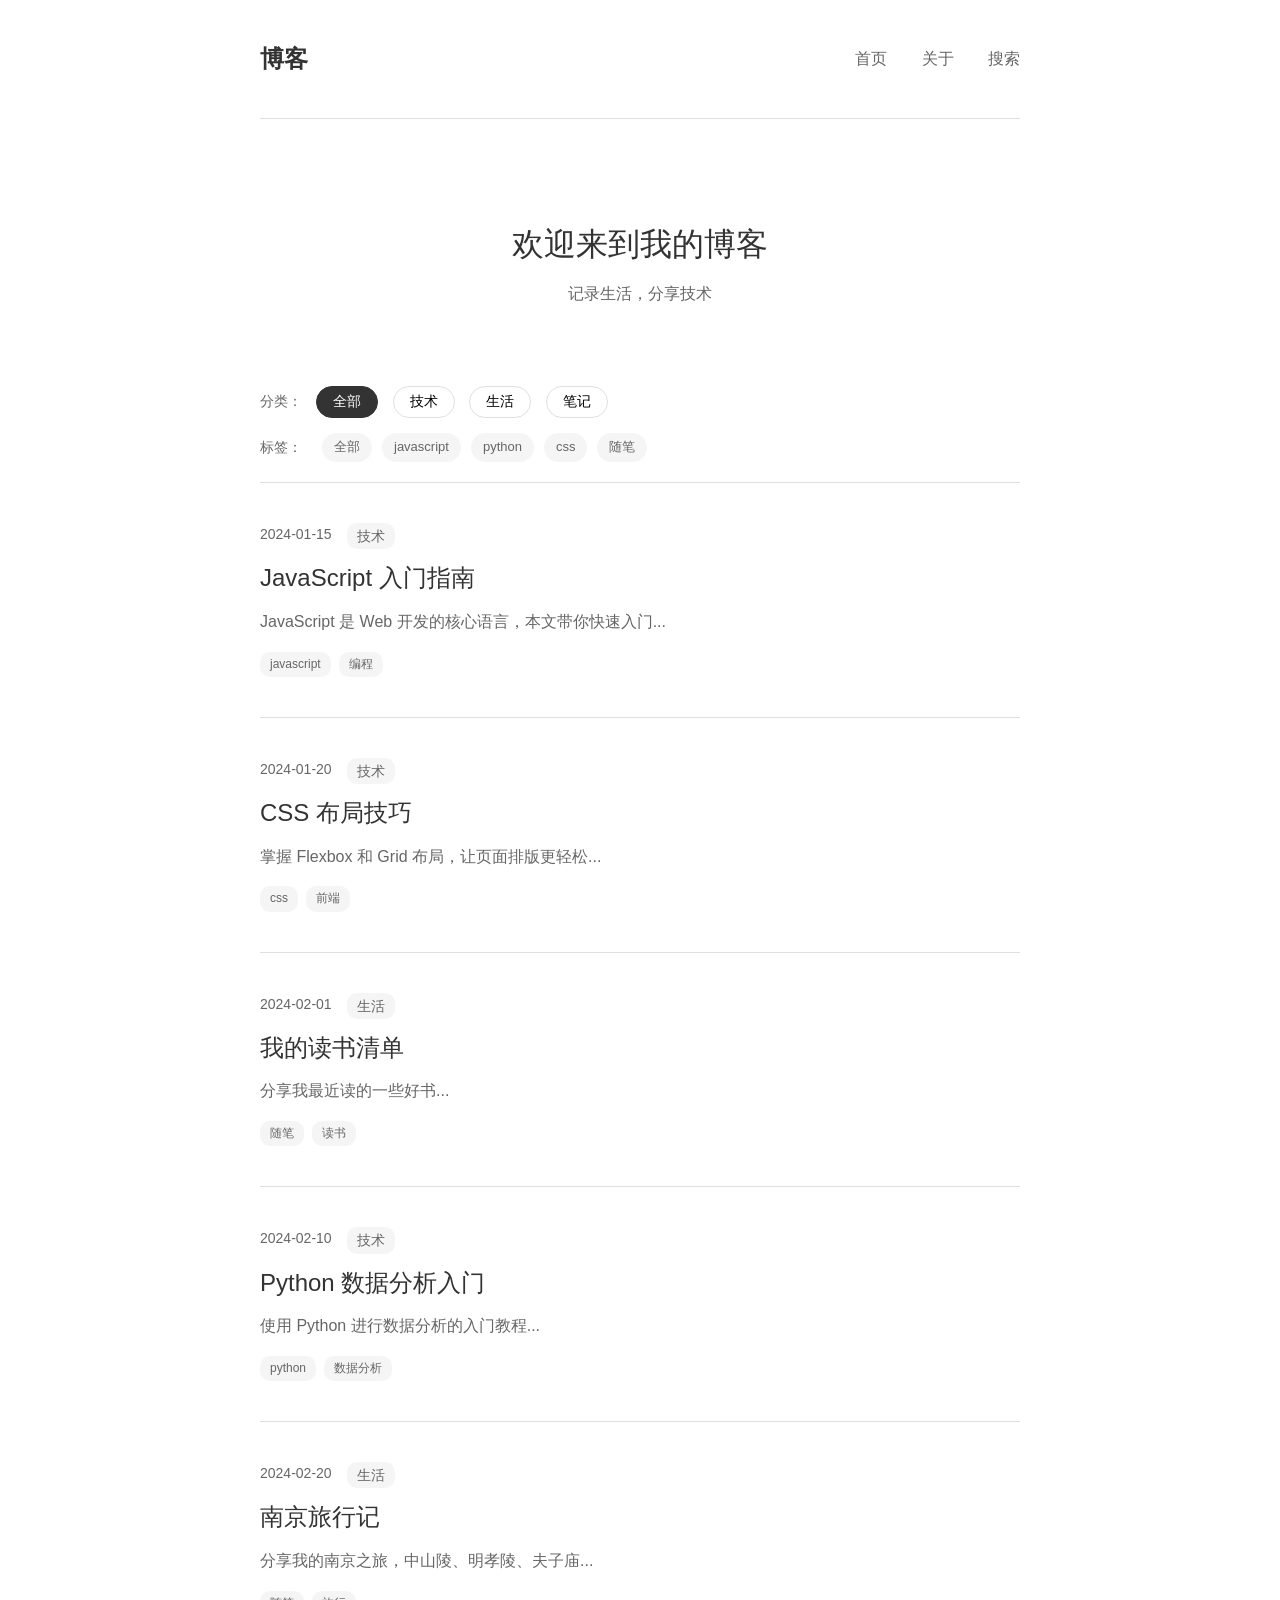
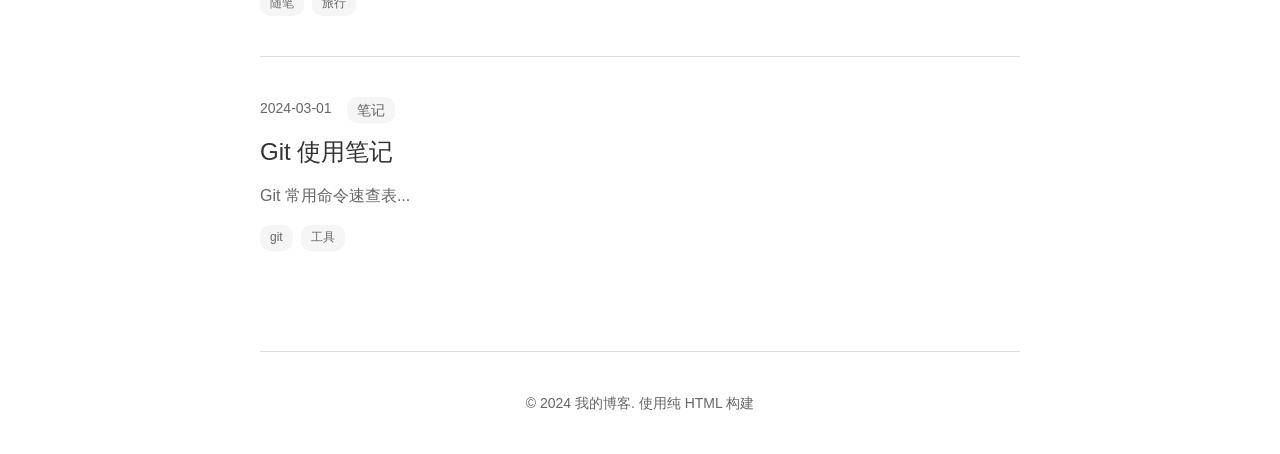
<file: index.html>
<!DOCTYPE html>
<html lang="zh-CN">
<head>
    <meta charset="UTF-8">
    <meta name="viewport" content="width=device-width, initial-scale=1.0">
    <title>我的博客</title>
    <link rel="stylesheet" href="css/style.css">
</head>
<body>
    <header>
        <nav>
            <a href="index.html" class="logo">博客</a>
            <div class="nav-links">
                <a href="index.html">首页</a>
                <a href="about.html">关于</a>
                <a href="search.html">搜索</a>
            </div>
        </nav>
    </header>

    <main>
        <section class="hero">
            <h1>欢迎来到我的博客</h1>
            <p>记录生活，分享技术</p>
        </section>

        <section class="filters">
            <div class="categories">
                <span class="filter-label">分类：</span>
                <button class="category-btn active" data-category="all">全部</button>
                <button class="category-btn" data-category="tech">技术</button>
                <button class="category-btn" data-category="life">生活</button>
                <button class="category-btn" data-category="notes">笔记</button>
            </div>
            <div class="tags">
                <span class="filter-label">标签：</span>
                <span class="tag" data-tag="all" onclick="filterByTag('all')">全部</span>
                <span class="tag" data-tag="javascript" onclick="filterByTag('javascript')">javascript</span>
                <span class="tag" data-tag="python" onclick="filterByTag('python')">python</span>
                <span class="tag" data-tag="css" onclick="filterByTag('css')">css</span>
                <span class="tag" data-tag="随笔" onclick="filterByTag('随笔')">随笔</span>
            </div>
        </section>

        <section class="posts" id="posts-container">
            <!-- Posts will be loaded here by JavaScript -->
        </section>
    </main>

    <footer>
        <p>&copy; 2024 我的博客. 使用纯 HTML 构建</p>
    </footer>

    <script src="js/posts.js"></script>
    <script src="js/main.js"></script>
</body>
</html>
</file>
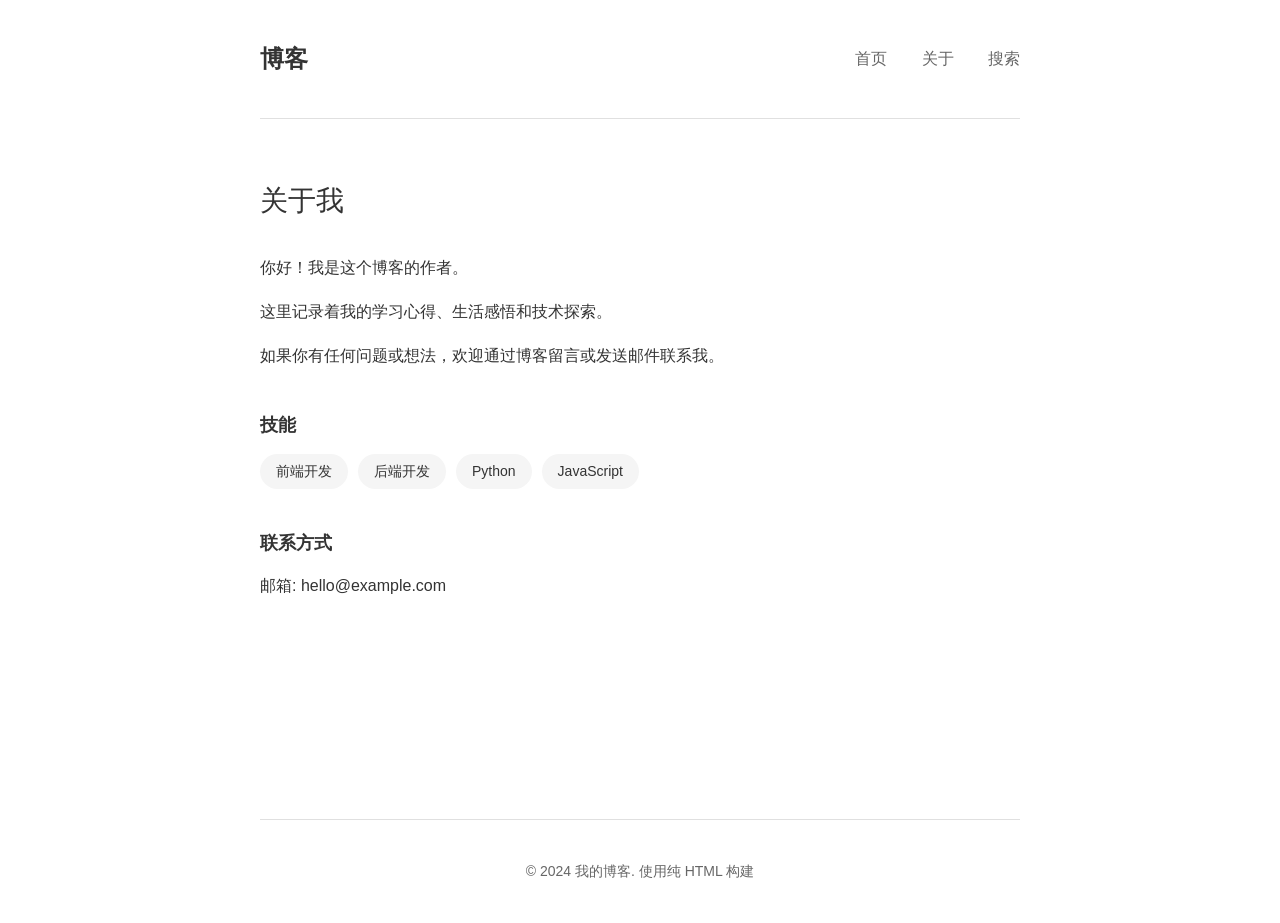
<file: about.html>
<!DOCTYPE html>
<html lang="zh-CN">
<head>
    <meta charset="UTF-8">
    <meta name="viewport" content="width=device-width, initial-scale=1.0">
    <title>关于 - 我的博客</title>
    <link rel="stylesheet" href="css/style.css">
</head>
<body>
    <header>
        <nav>
            <a href="index.html" class="logo">博客</a>
            <div class="nav-links">
                <a href="index.html">首页</a>
                <a href="about.html">关于</a>
                <a href="search.html">搜索</a>
            </div>
        </nav>
    </header>

    <main class="about-page">
        <article class="about-content">
            <h1>关于我</h1>
            <div class="about-text">
                <p>你好！我是这个博客的作者。</p>
                <p>这里记录着我的学习心得、生活感悟和技术探索。</p>
                <p>如果你有任何问题或想法，欢迎通过博客留言或发送邮件联系我。</p>
            </div>

            <div class="about-section">
                <h2>技能</h2>
                <ul class="skills-list">
                    <li>前端开发</li>
                    <li>后端开发</li>
                    <li>Python</li>
                    <li>JavaScript</li>
                </ul>
            </div>

            <div class="about-section">
                <h2>联系方式</h2>
                <p>邮箱: hello@example.com</p>
            </div>
        </article>
    </main>

    <footer>
        <p>&copy; 2024 我的博客. 使用纯 HTML 构建</p>
    </footer>
</body>
</html>
</file>
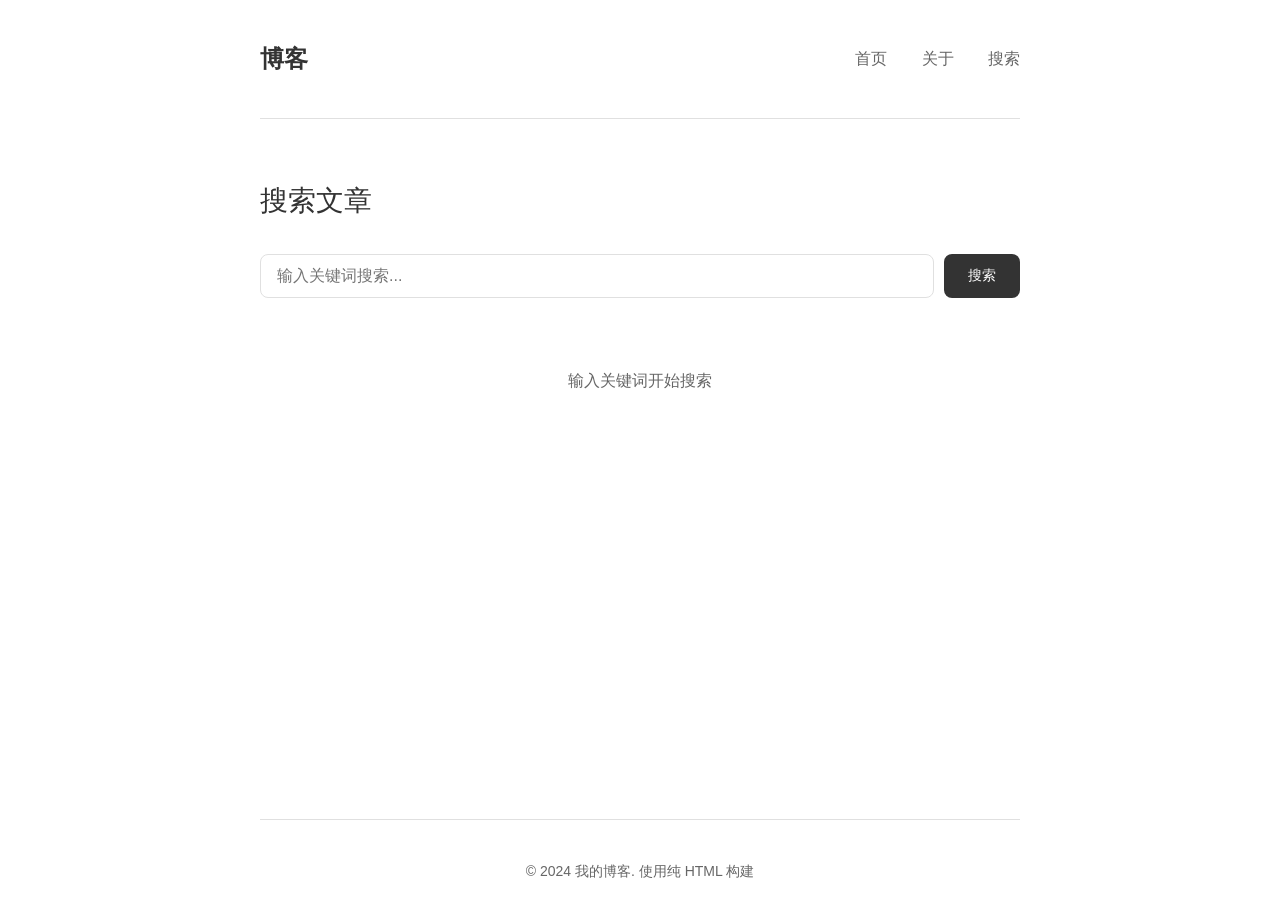
<file: search.html>
<!DOCTYPE html>
<html lang="zh-CN">
<head>
    <meta charset="UTF-8">
    <meta name="viewport" content="width=device-width, initial-scale=1.0">
    <title>搜索 - 我的博客</title>
    <link rel="stylesheet" href="css/style.css">
</head>
<body>
    <header>
        <nav>
            <a href="index.html" class="logo">博客</a>
            <div class="nav-links">
                <a href="index.html">首页</a>
                <a href="about.html">关于</a>
                <a href="search.html">搜索</a>
            </div>
        </nav>
    </header>

    <main class="search-page">
        <h1>搜索文章</h1>
        <div class="search-box">
            <input type="text" id="search-input" placeholder="输入关键词搜索...">
            <button onclick="performSearch()">搜索</button>
        </div>
        <div class="search-results" id="search-results">
            <p class="search-hint">输入关键词开始搜索</p>
        </div>
    </main>

    <footer>
        <p>&copy; 2024 我的博客. 使用纯 HTML 构建</p>
    </footer>

    <script src="js/posts.js"></script>
    <script src="js/search.js"></script>
</body>
</html>
</file>
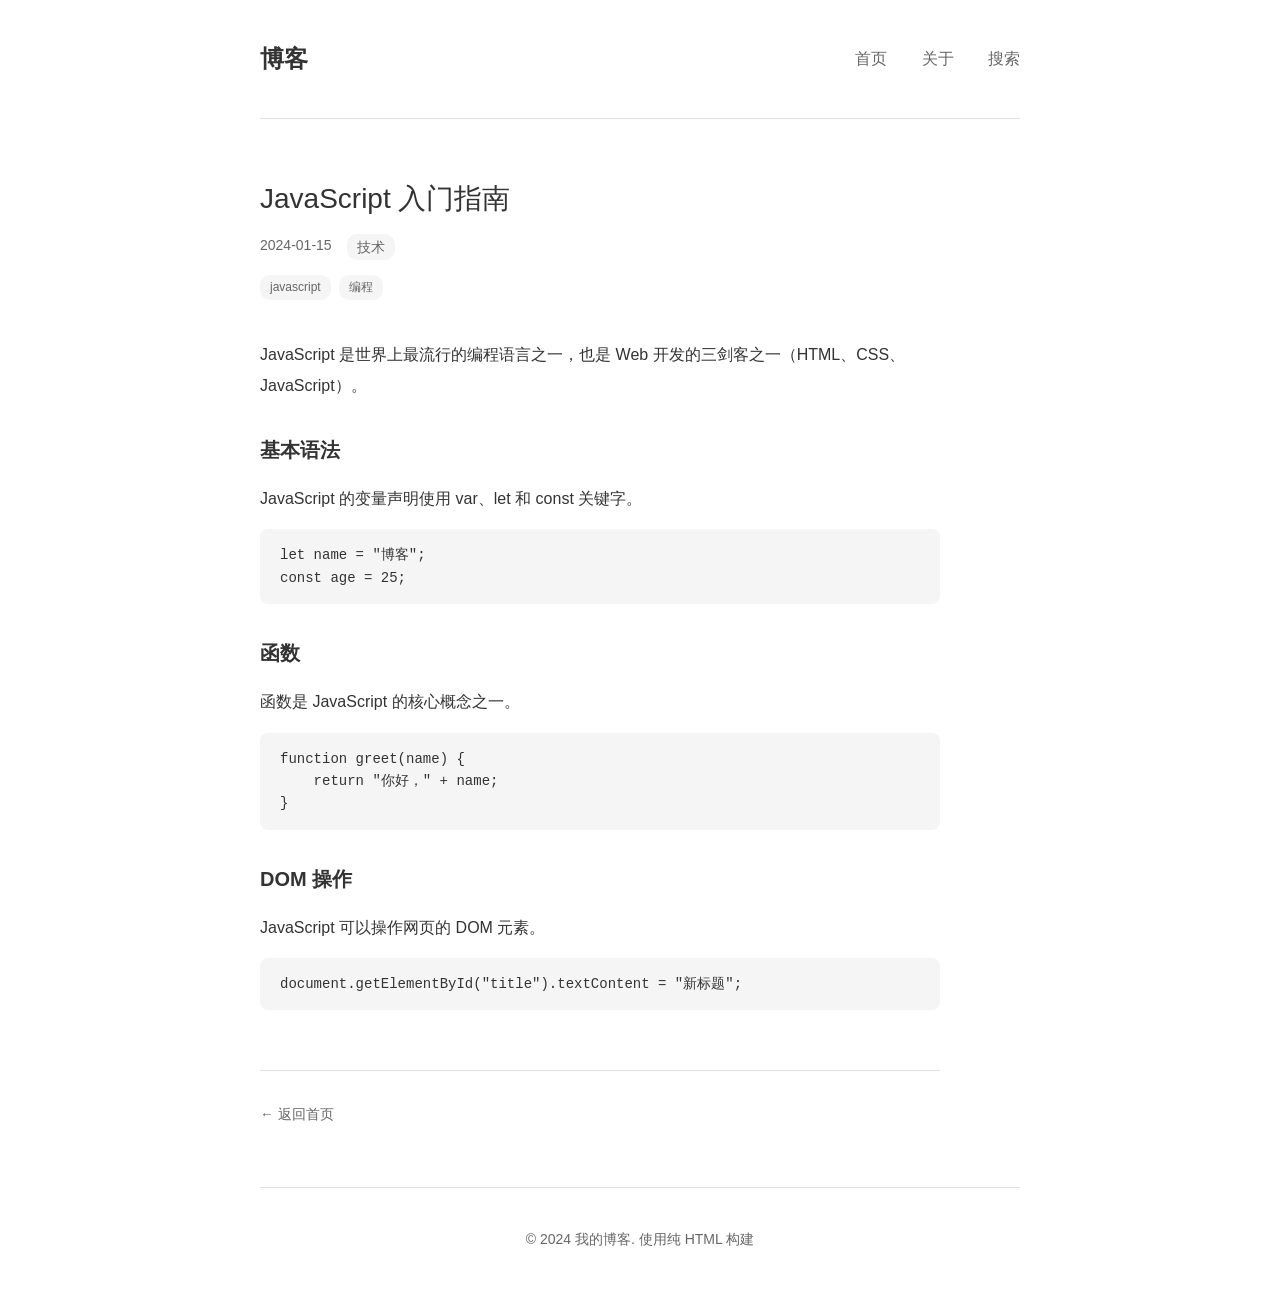
<file: posts/post-1.html>
<!DOCTYPE html>
<html lang="zh-CN">
<head>
    <meta charset="UTF-8">
    <meta name="viewport" content="width=device-width, initial-scale=1.0">
    <title>JavaScript 入门指南 - 我的博客</title>
    <link rel="stylesheet" href="../css/style.css">
</head>
<body>
    <header>
        <nav>
            <a href="../index.html" class="logo">博客</a>
            <div class="nav-links">
                <a href="../index.html">首页</a>
                <a href="../about.html">关于</a>
                <a href="../search.html">搜索</a>
            </div>
        </nav>
    </header>

    <main class="post-page">
        <article>
            <div class="post-header">
                <h1>JavaScript 入门指南</h1>
                <div class="post-meta">
                    <span class="post-date">2024-01-15</span>
                    <span class="post-category">技术</span>
                </div>
                <div class="post-tags">
                    <span class="post-tag">javascript</span>
                    <span class="post-tag">编程</span>
                </div>
            </div>
            <div class="post-content">
                <p>JavaScript 是世界上最流行的编程语言之一，也是 Web 开发的三剑客之一（HTML、CSS、JavaScript）。</p>
                <h2>基本语法</h2>
                <p>JavaScript 的变量声明使用 var、let 和 const 关键字。</p>
                <pre><code>let name = "博客";
const age = 25;</code></pre>
                <h2>函数</h2>
                <p>函数是 JavaScript 的核心概念之一。</p>
                <pre><code>function greet(name) {
    return "你好，" + name;
}</code></pre>
                <h2>DOM 操作</h2>
                <p>JavaScript 可以操作网页的 DOM 元素。</p>
                <pre><code>document.getElementById("title").textContent = "新标题";</code></pre>
            </div>
        </article>

        <div class="post-navigation">
            <a href="../index.html">← 返回首页</a>
        </div>
    </main>

    <footer>
        <p>&copy; 2024 我的博客. 使用纯 HTML 构建</p>
    </footer>
</body>
</html>
</file>
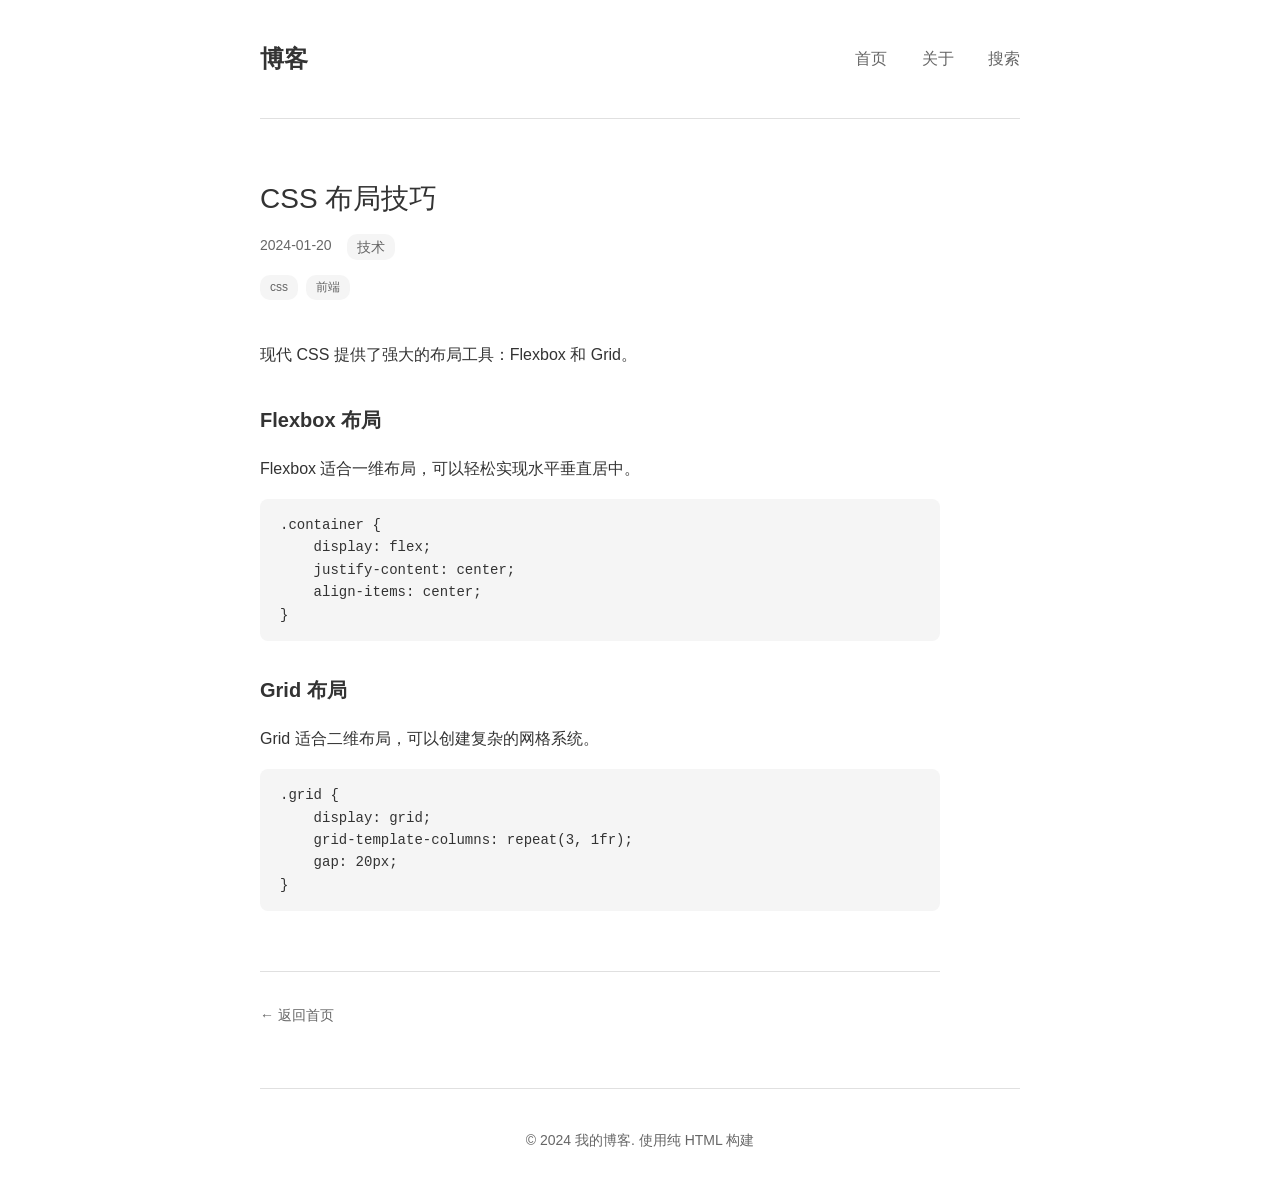
<file: posts/post-2.html>
<!DOCTYPE html>
<html lang="zh-CN">
<head>
    <meta charset="UTF-8">
    <meta name="viewport" content="width=device-width, initial-scale=1.0">
    <title>CSS 布局技巧 - 我的博客</title>
    <link rel="stylesheet" href="../css/style.css">
</head>
<body>
    <header>
        <nav>
            <a href="../index.html" class="logo">博客</a>
            <div class="nav-links">
                <a href="../index.html">首页</a>
                <a href="../about.html">关于</a>
                <a href="../search.html">搜索</a>
            </div>
        </nav>
    </header>

    <main class="post-page">
        <article>
            <div class="post-header">
                <h1>CSS 布局技巧</h1>
                <div class="post-meta">
                    <span class="post-date">2024-01-20</span>
                    <span class="post-category">技术</span>
                </div>
                <div class="post-tags">
                    <span class="post-tag">css</span>
                    <span class="post-tag">前端</span>
                </div>
            </div>
            <div class="post-content">
                <p>现代 CSS 提供了强大的布局工具：Flexbox 和 Grid。</p>
                <h2>Flexbox 布局</h2>
                <p>Flexbox 适合一维布局，可以轻松实现水平垂直居中。</p>
                <pre><code>.container {
    display: flex;
    justify-content: center;
    align-items: center;
}</code></pre>
                <h2>Grid 布局</h2>
                <p>Grid 适合二维布局，可以创建复杂的网格系统。</p>
                <pre><code>.grid {
    display: grid;
    grid-template-columns: repeat(3, 1fr);
    gap: 20px;
}</code></pre>
            </div>
        </article>

        <div class="post-navigation">
            <a href="../index.html">← 返回首页</a>
        </div>
    </main>

    <footer>
        <p>&copy; 2024 我的博客. 使用纯 HTML 构建</p>
    </footer>
</body>
</html>
</file>
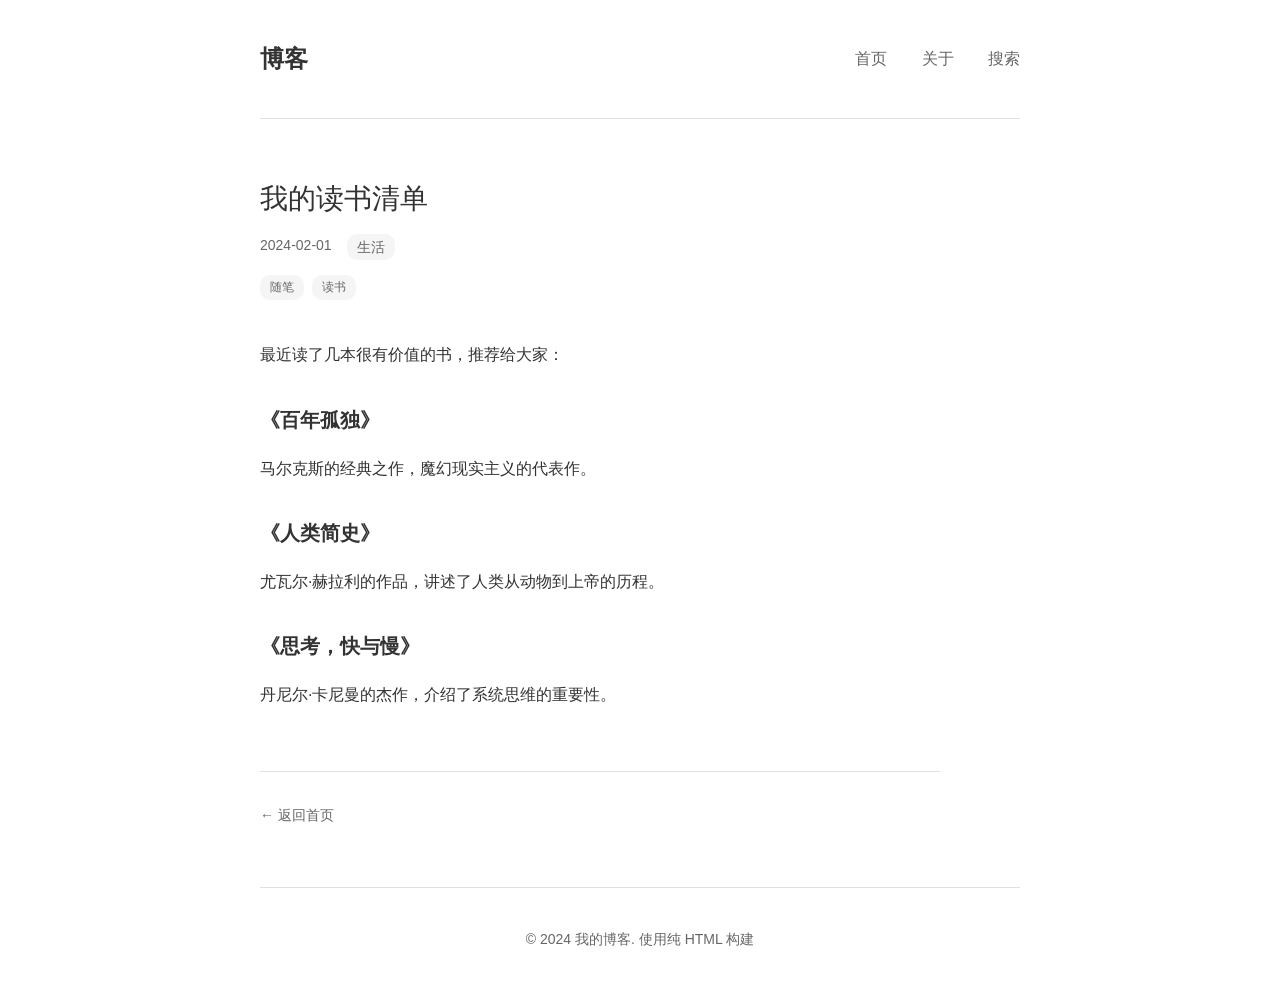
<file: posts/post-3.html>
<!DOCTYPE html>
<html lang="zh-CN">
<head>
    <meta charset="UTF-8">
    <meta name="viewport" content="width=device-width, initial-scale=1.0">
    <title>我的读书清单 - 我的博客</title>
    <link rel="stylesheet" href="../css/style.css">
</head>
<body>
    <header>
        <nav>
            <a href="../index.html" class="logo">博客</a>
            <div class="nav-links">
                <a href="../index.html">首页</a>
                <a href="../about.html">关于</a>
                <a href="../search.html">搜索</a>
            </div>
        </nav>
    </header>

    <main class="post-page">
        <article>
            <div class="post-header">
                <h1>我的读书清单</h1>
                <div class="post-meta">
                    <span class="post-date">2024-02-01</span>
                    <span class="post-category">生活</span>
                </div>
                <div class="post-tags">
                    <span class="post-tag">随笔</span>
                    <span class="post-tag">读书</span>
                </div>
            </div>
            <div class="post-content">
                <p>最近读了几本很有价值的书，推荐给大家：</p>
                <h2>《百年孤独》</h2>
                <p>马尔克斯的经典之作，魔幻现实主义的代表作。</p>
                <h2>《人类简史》</h2>
                <p>尤瓦尔·赫拉利的作品，讲述了人类从动物到上帝的历程。</p>
                <h2>《思考，快与慢》</h2>
                <p>丹尼尔·卡尼曼的杰作，介绍了系统思维的重要性。</p>
            </div>
        </article>

        <div class="post-navigation">
            <a href="../index.html">← 返回首页</a>
        </div>
    </main>

    <footer>
        <p>&copy; 2024 我的博客. 使用纯 HTML 构建</p>
    </footer>
</body>
</html>
</file>
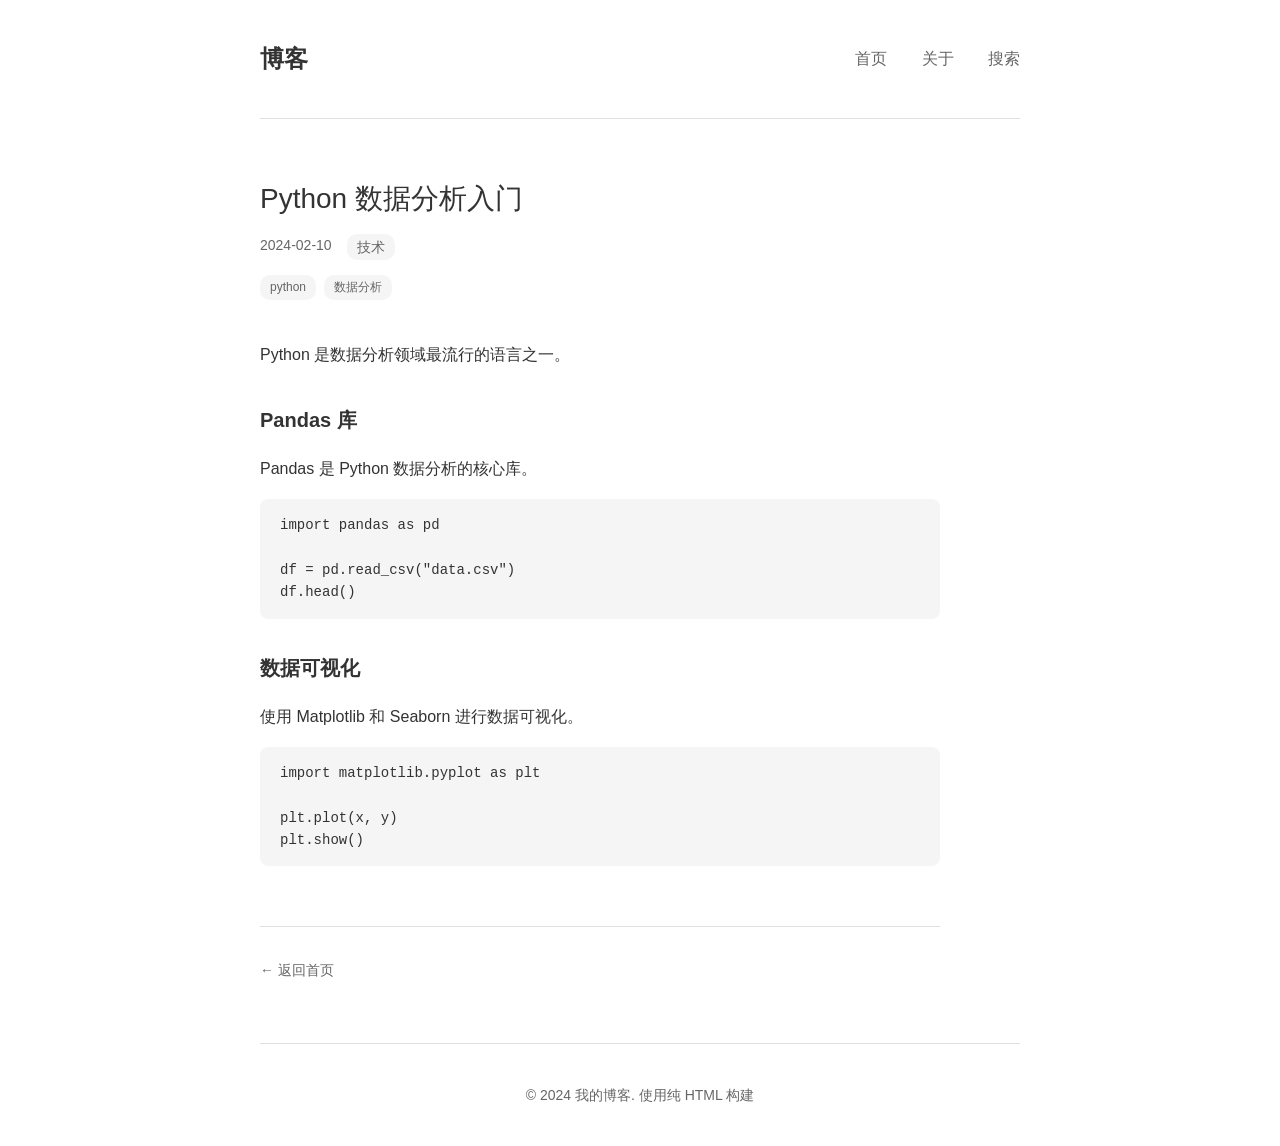
<file: posts/post-4.html>
<!DOCTYPE html>
<html lang="zh-CN">
<head>
    <meta charset="UTF-8">
    <meta name="viewport" content="width=device-width, initial-scale=1.0">
    <title>Python 数据分析入门 - 我的博客</title>
    <link rel="stylesheet" href="../css/style.css">
</head>
<body>
    <header>
        <nav>
            <a href="../index.html" class="logo">博客</a>
            <div class="nav-links">
                <a href="../index.html">首页</a>
                <a href="../about.html">关于</a>
                <a href="../search.html">搜索</a>
            </div>
        </nav>
    </header>

    <main class="post-page">
        <article>
            <div class="post-header">
                <h1>Python 数据分析入门</h1>
                <div class="post-meta">
                    <span class="post-date">2024-02-10</span>
                    <span class="post-category">技术</span>
                </div>
                <div class="post-tags">
                    <span class="post-tag">python</span>
                    <span class="post-tag">数据分析</span>
                </div>
            </div>
            <div class="post-content">
                <p>Python 是数据分析领域最流行的语言之一。</p>
                <h2>Pandas 库</h2>
                <p>Pandas 是 Python 数据分析的核心库。</p>
                <pre><code>import pandas as pd

df = pd.read_csv("data.csv")
df.head()</code></pre>
                <h2>数据可视化</h2>
                <p>使用 Matplotlib 和 Seaborn 进行数据可视化。</p>
                <pre><code>import matplotlib.pyplot as plt

plt.plot(x, y)
plt.show()</code></pre>
            </div>
        </article>

        <div class="post-navigation">
            <a href="../index.html">← 返回首页</a>
        </div>
    </main>

    <footer>
        <p>&copy; 2024 我的博客. 使用纯 HTML 构建</p>
    </footer>
</body>
</html>
</file>
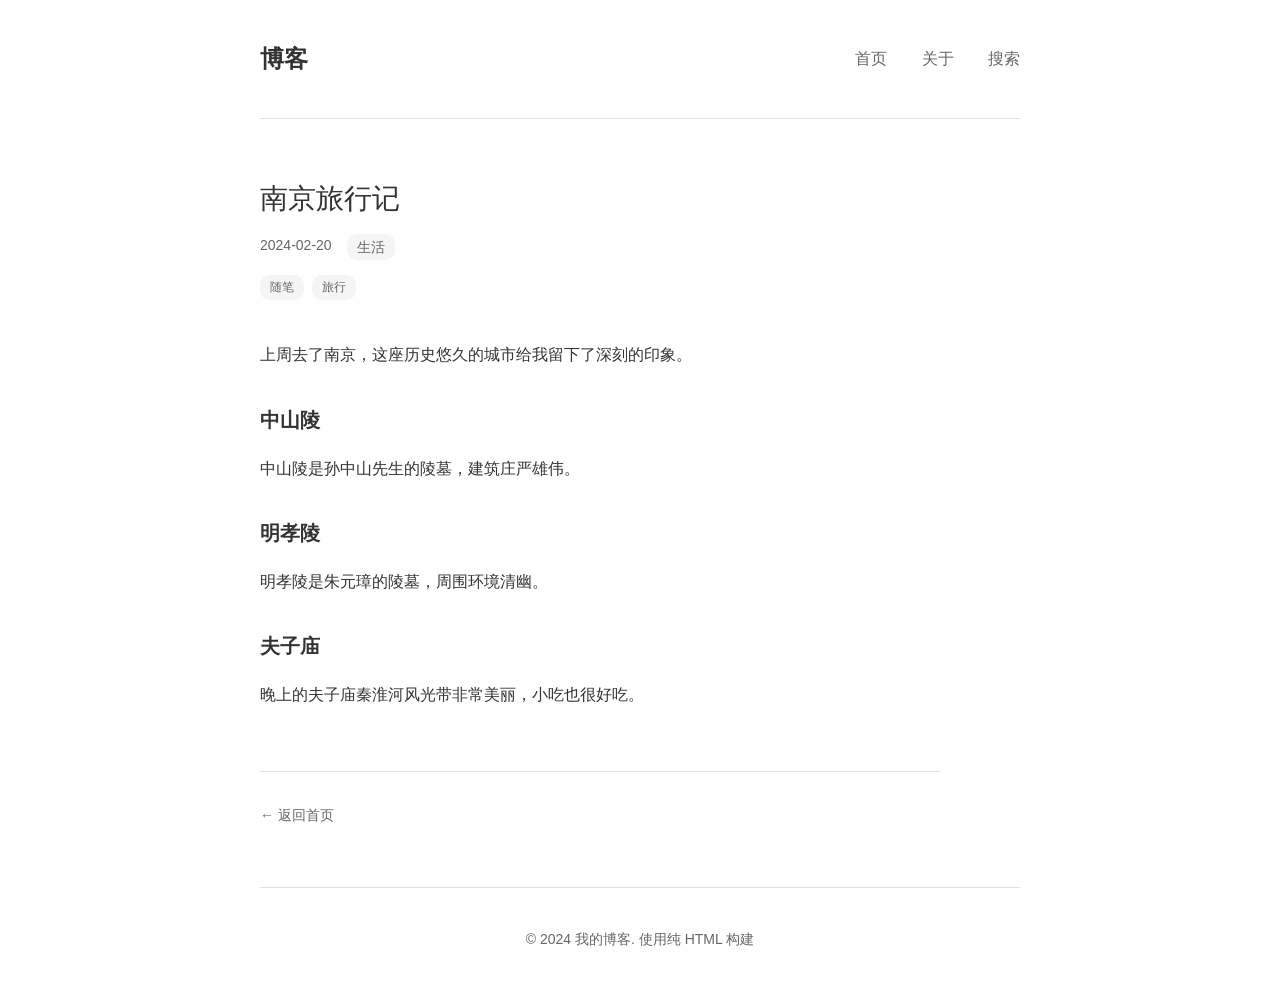
<file: posts/post-5.html>
<!DOCTYPE html>
<html lang="zh-CN">
<head>
    <meta charset="UTF-8">
    <meta name="viewport" content="width=device-width, initial-scale=1.0">
    <title>南京旅行记 - 我的博客</title>
    <link rel="stylesheet" href="../css/style.css">
</head>
<body>
    <header>
        <nav>
            <a href="../index.html" class="logo">博客</a>
            <div class="nav-links">
                <a href="../index.html">首页</a>
                <a href="../about.html">关于</a>
                <a href="../search.html">搜索</a>
            </div>
        </nav>
    </header>

    <main class="post-page">
        <article>
            <div class="post-header">
                <h1>南京旅行记</h1>
                <div class="post-meta">
                    <span class="post-date">2024-02-20</span>
                    <span class="post-category">生活</span>
                </div>
                <div class="post-tags">
                    <span class="post-tag">随笔</span>
                    <span class="post-tag">旅行</span>
                </div>
            </div>
            <div class="post-content">
                <p>上周去了南京，这座历史悠久的城市给我留下了深刻的印象。</p>
                <h2>中山陵</h2>
                <p>中山陵是孙中山先生的陵墓，建筑庄严雄伟。</p>
                <h2>明孝陵</h2>
                <p>明孝陵是朱元璋的陵墓，周围环境清幽。</p>
                <h2>夫子庙</h2>
                <p>晚上的夫子庙秦淮河风光带非常美丽，小吃也很好吃。</p>
            </div>
        </article>

        <div class="post-navigation">
            <a href="../index.html">← 返回首页</a>
        </div>
    </main>

    <footer>
        <p>&copy; 2024 我的博客. 使用纯 HTML 构建</p>
    </footer>
</body>
</html>
</file>
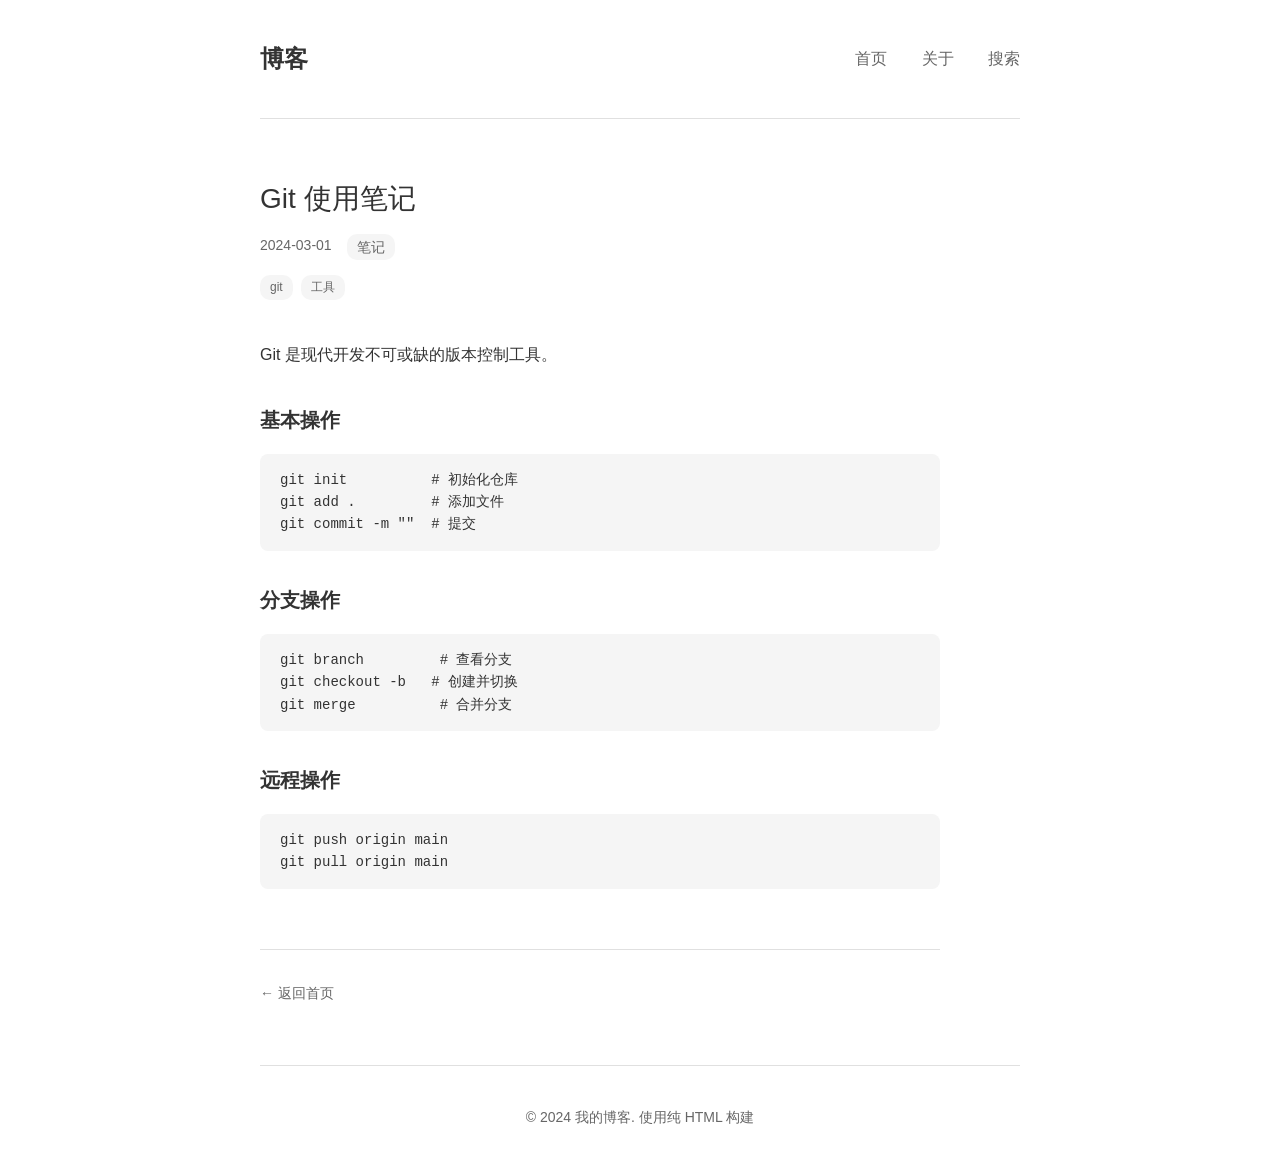
<file: posts/post-6.html>
<!DOCTYPE html>
<html lang="zh-CN">
<head>
    <meta charset="UTF-8">
    <meta name="viewport" content="width=device-width, initial-scale=1.0">
    <title>Git 使用笔记 - 我的博客</title>
    <link rel="stylesheet" href="../css/style.css">
</head>
<body>
    <header>
        <nav>
            <a href="../index.html" class="logo">博客</a>
            <div class="nav-links">
                <a href="../index.html">首页</a>
                <a href="../about.html">关于</a>
                <a href="../search.html">搜索</a>
            </div>
        </nav>
    </header>

    <main class="post-page">
        <article>
            <div class="post-header">
                <h1>Git 使用笔记</h1>
                <div class="post-meta">
                    <span class="post-date">2024-03-01</span>
                    <span class="post-category">笔记</span>
                </div>
                <div class="post-tags">
                    <span class="post-tag">git</span>
                    <span class="post-tag">工具</span>
                </div>
            </div>
            <div class="post-content">
                <p>Git 是现代开发不可或缺的版本控制工具。</p>
                <h2>基本操作</h2>
                <pre><code>git init          # 初始化仓库
git add .         # 添加文件
git commit -m ""  # 提交</code></pre>
                <h2>分支操作</h2>
                <pre><code>git branch         # 查看分支
git checkout -b   # 创建并切换
git merge          # 合并分支</code></pre>
                <h2>远程操作</h2>
                <pre><code>git push origin main
git pull origin main</code></pre>
            </div>
        </article>

        <div class="post-navigation">
            <a href="../index.html">← 返回首页</a>
        </div>
    </main>

    <footer>
        <p>&copy; 2024 我的博客. 使用纯 HTML 构建</p>
    </footer>
</body>
</html>
</file>
<file: css/style.css>
/* 基础样式 */
* {
    margin: 0;
    padding: 0;
    box-sizing: border-box;
}

:root {
    --bg-color: #ffffff;
    --text-color: #333333;
    --text-light: #666666;
    --border-color: #e0e0e0;
    --accent-color: #333333;
    --tag-bg: #f5f5f5;
    --link-color: #333333;
}

body {
    font-family: -apple-system, BlinkMacSystemFont, "Segoe UI", Helvetica, Arial, sans-serif;
    line-height: 1.6;
    color: var(--text-color);
    background-color: var(--bg-color);
    max-width: 800px;
    margin: 0 auto;
    padding: 0 20px;
}

/* 导航栏 */
header {
    padding: 40px 0;
    border-bottom: 1px solid var(--border-color);
}

nav {
    display: flex;
    justify-content: space-between;
    align-items: center;
}

.logo {
    font-size: 24px;
    font-weight: bold;
    text-decoration: none;
    color: var(--text-color);
}

.nav-links a {
    margin-left: 30px;
    text-decoration: none;
    color: var(--text-light);
    transition: color 0.2s;
}

.nav-links a:hover {
    color: var(--text-color);
}

/* 主内容区 */
main {
    min-height: calc(100vh - 200px);
    padding: 60px 0;
}

/* 首页英雄区 */
.hero {
    text-align: center;
    padding: 40px 0 60px;
}

.hero h1 {
    font-size: 32px;
    font-weight: 300;
    margin-bottom: 10px;
}

.hero p {
    color: var(--text-light);
    font-size: 16px;
}

/* 筛选区 */
.filters {
    padding: 20px 0;
    border-bottom: 1px solid var(--border-color);
    margin-bottom: 40px;
}

.categories {
    margin-bottom: 15px;
}

.filter-label {
    color: var(--text-light);
    font-size: 14px;
    margin-right: 10px;
}

.category-btn {
    background: none;
    border: 1px solid var(--border-color);
    padding: 6px 16px;
    margin-right: 10px;
    cursor: pointer;
    font-size: 14px;
    transition: all 0.2s;
    border-radius: 20px;
}

.category-btn:hover,
.category-btn.active {
    background: var(--accent-color);
    color: white;
    border-color: var(--accent-color);
}

.tags {
    display: flex;
    flex-wrap: wrap;
    align-items: center;
    gap: 10px;
}

.tag {
    color: var(--text-light);
    font-size: 13px;
    cursor: pointer;
    padding: 4px 12px;
    background: var(--tag-bg);
    border-radius: 15px;
    transition: all 0.2s;
}

.tag:hover,
.tag.active {
    background: var(--accent-color);
    color: white;
}

/* 文章卡片 */
.posts {
    display: flex;
    flex-direction: column;
    gap: 40px;
}

.post-card {
    padding-bottom: 40px;
    border-bottom: 1px solid var(--border-color);
}

.post-card:last-child {
    border-bottom: none;
}

.post-meta {
    display: flex;
    gap: 15px;
    margin-bottom: 10px;
    font-size: 14px;
    color: var(--text-light);
}

.post-category {
    background: var(--tag-bg);
    padding: 2px 10px;
    border-radius: 10px;
}

.post-title {
    font-size: 24px;
    font-weight: 400;
    margin-bottom: 10px;
}

.post-title a {
    text-decoration: none;
    color: var(--text-color);
    transition: opacity 0.2s;
}

.post-title a:hover {
    opacity: 0.7;
}

.post-excerpt {
    color: var(--text-light);
    margin-bottom: 15px;
    line-height: 1.8;
}

.post-tags {
    display: flex;
    flex-wrap: wrap;
    gap: 8px;
}

.post-tag {
    font-size: 12px;
    color: var(--text-light);
    cursor: pointer;
    padding: 3px 10px;
    background: var(--tag-bg);
    border-radius: 10px;
}

.post-tag:hover {
    background: var(--accent-color);
    color: white;
}

.no-posts {
    text-align: center;
    color: var(--text-light);
    padding: 60px 0;
}

/* 关于页面 */
.about-page {
    max-width: 600px;
}

.about-content h1 {
    font-size: 28px;
    font-weight: 400;
    margin-bottom: 30px;
}

.about-text p {
    margin-bottom: 15px;
    line-height: 1.8;
}

.about-section {
    margin-top: 40px;
}

.about-section h2 {
    font-size: 18px;
    font-weight: 600;
    margin-bottom: 15px;
}

.skills-list {
    list-style: none;
    display: flex;
    flex-wrap: wrap;
    gap: 10px;
}

.skills-list li {
    background: var(--tag-bg);
    padding: 6px 16px;
    border-radius: 20px;
    font-size: 14px;
}

/* 搜索页面 */
.search-page h1 {
    font-size: 28px;
    font-weight: 400;
    margin-bottom: 30px;
}

.search-box {
    display: flex;
    gap: 10px;
    margin-bottom: 30px;
}

.search-box input {
    flex: 1;
    padding: 12px 16px;
    font-size: 16px;
    border: 1px solid var(--border-color);
    border-radius: 8px;
    outline: none;
    transition: border-color 0.2s;
}

.search-box input:focus {
    border-color: var(--accent-color);
}

.search-box button {
    padding: 12px 24px;
    background: var(--accent-color);
    color: white;
    border: none;
    border-radius: 8px;
    cursor: pointer;
    font-size: 14px;
    transition: opacity 0.2s;
}

.search-box button:hover {
    opacity: 0.8;
}

.search-hint {
    color: var(--text-light);
    text-align: center;
    padding: 40px 0;
}

.results-count {
    color: var(--text-light);
    font-size: 14px;
    margin-bottom: 20px;
}

.search-result-item {
    padding: 25px 0;
    border-bottom: 1px solid var(--border-color);
}

.search-result-item:last-child {
    border-bottom: none;
}

.result-meta {
    display: flex;
    gap: 15px;
    margin-bottom: 8px;
    font-size: 14px;
    color: var(--text-light);
}

.result-category {
    background: var(--tag-bg);
    padding: 2px 10px;
    border-radius: 10px;
}

.result-title {
    font-size: 20px;
    font-weight: 400;
    margin-bottom: 8px;
}

.result-title a {
    text-decoration: none;
    color: var(--text-color);
}

.result-excerpt {
    color: var(--text-light);
    margin-bottom: 10px;
    line-height: 1.7;
}

.result-tags {
    display: flex;
    flex-wrap: wrap;
    gap: 8px;
}

.result-tag {
    font-size: 12px;
    color: var(--text-light);
    padding: 3px 10px;
    background: var(--tag-bg);
    border-radius: 10px;
}

.no-results {
    text-align: center;
    padding: 40px 0;
    color: var(--text-light);
}

.search-suggestion {
    text-align: center;
    color: var(--text-light);
    font-size: 14px;
}

mark {
    background: #fff3cd;
    padding: 0 2px;
}

/* 文章详情页 */
.post-page {
    max-width: 680px;
}

.post-header {
    margin-bottom: 40px;
}

.post-header h1 {
    font-size: 28px;
    font-weight: 400;
    margin-bottom: 15px;
    line-height: 1.4;
}

.post-header .post-meta {
    margin-bottom: 12px;
}

.post-header .post-tags {
    margin-top: 15px;
}

.post-content {
    line-height: 1.9;
}

.post-content h2 {
    font-size: 20px;
    font-weight: 600;
    margin: 30px 0 15px;
}

.post-content p {
    margin-bottom: 15px;
}

.post-content pre {
    background: var(--tag-bg);
    padding: 15px 20px;
    border-radius: 8px;
    overflow-x: auto;
    margin: 15px 0;
    font-size: 14px;
    line-height: 1.6;
}

.post-content code {
    font-family: "SF Mono", Consolas, monospace;
}

.post-content ul,
.post-content ol {
    margin: 15px 0;
    padding-left: 25px;
}

.post-content li {
    margin-bottom: 8px;
}

.post-navigation {
    margin-top: 60px;
    padding-top: 30px;
    border-top: 1px solid var(--border-color);
}

.post-navigation a {
    color: var(--text-light);
    text-decoration: none;
    font-size: 14px;
}

.post-navigation a:hover {
    color: var(--text-color);
}

/* 页脚 */
footer {
    padding: 40px 0;
    border-top: 1px solid var(--border-color);
    text-align: center;
    color: var(--text-light);
    font-size: 14px;
}

/* 响应式 */
@media (max-width: 600px) {
    nav {
        flex-direction: column;
        gap: 20px;
    }

    .nav-links a {
        margin: 0 15px;
    }

    .hero h1 {
        font-size: 26px;
    }

    .filters {
        text-align: center;
    }

    .categories,
    .tags {
        justify-content: center;
    }

    .search-box {
        flex-direction: column;
    }

    .search-box button {
        width: 100%;
    }
}

/* 深色模式 - 跟随系统主题 */
@media (prefers-color-scheme: dark) {
    :root {
        --bg-color: #1a1a1a;
        --text-color: #e0e0e0;
        --text-light: #a0a0a0;
        --border-color: #333333;
        --accent-color: #e0e0e0;
        --tag-bg: #2a2a2a;
        --link-color: #e0e0e0;
    }

    mark {
        background: #4a4020;
    }

    .post-content pre {
        background: #2a2a2a;
    }

    .search-box input {
        background: #2a2a2a;
        color: #e0e0e0;
    }
}
</file>
